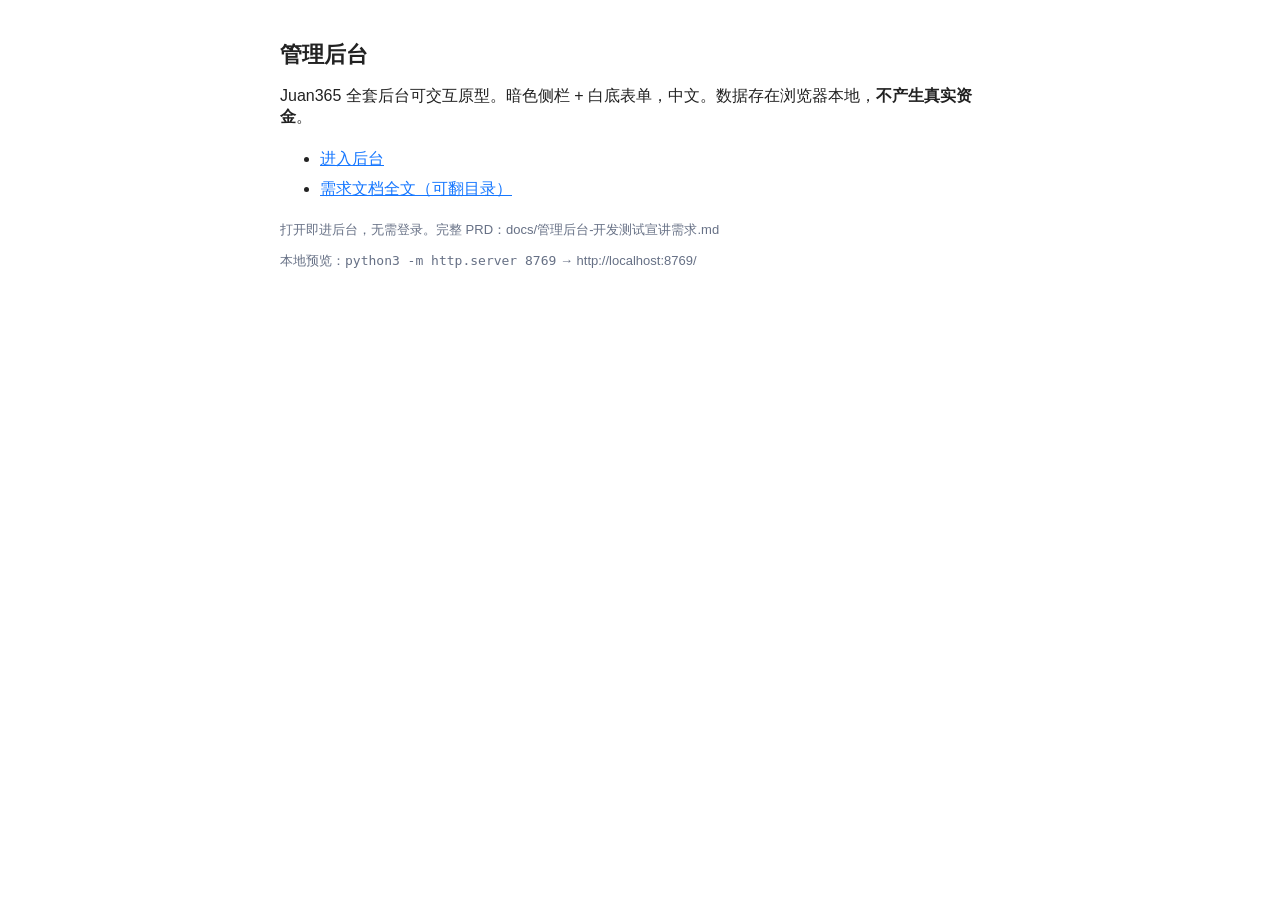
<file: index.html>
<!DOCTYPE html>
<html lang="zh-CN">
<head>
  <meta charset="UTF-8">
  <title>管理后台 · Juan365</title>
  <style>
    body { font-family: "PingFang SC", sans-serif; max-width: 720px; margin: 40px auto; padding: 0 16px; color: #222; }
    a { color: #1677ff; }
    h1 { font-size: 22px; }
    ul { line-height: 1.9; }
    .muted { color: #667085; font-size: 13px; }
  </style>
</head>
<body>
  <h1>管理后台</h1>
  <p>Juan365 全套后台可交互原型。暗色侧栏 + 白底表单，中文。数据存在浏览器本地，<strong>不产生真实资金</strong>。</p>
  <ul>
    <li><a href="admin/index.html#/dashboard">进入后台</a></li>
    <li><a href="docs/full.html">需求文档全文（可翻目录）</a></li>
  </ul>
  <p class="muted">打开即进后台，无需登录。完整 PRD：docs/管理后台-开发测试宣讲需求.md</p>
  <p class="muted">本地预览：<code>python3 -m http.server 8769</code> → http://localhost:8769/</p>
</body>
</html>
</file>
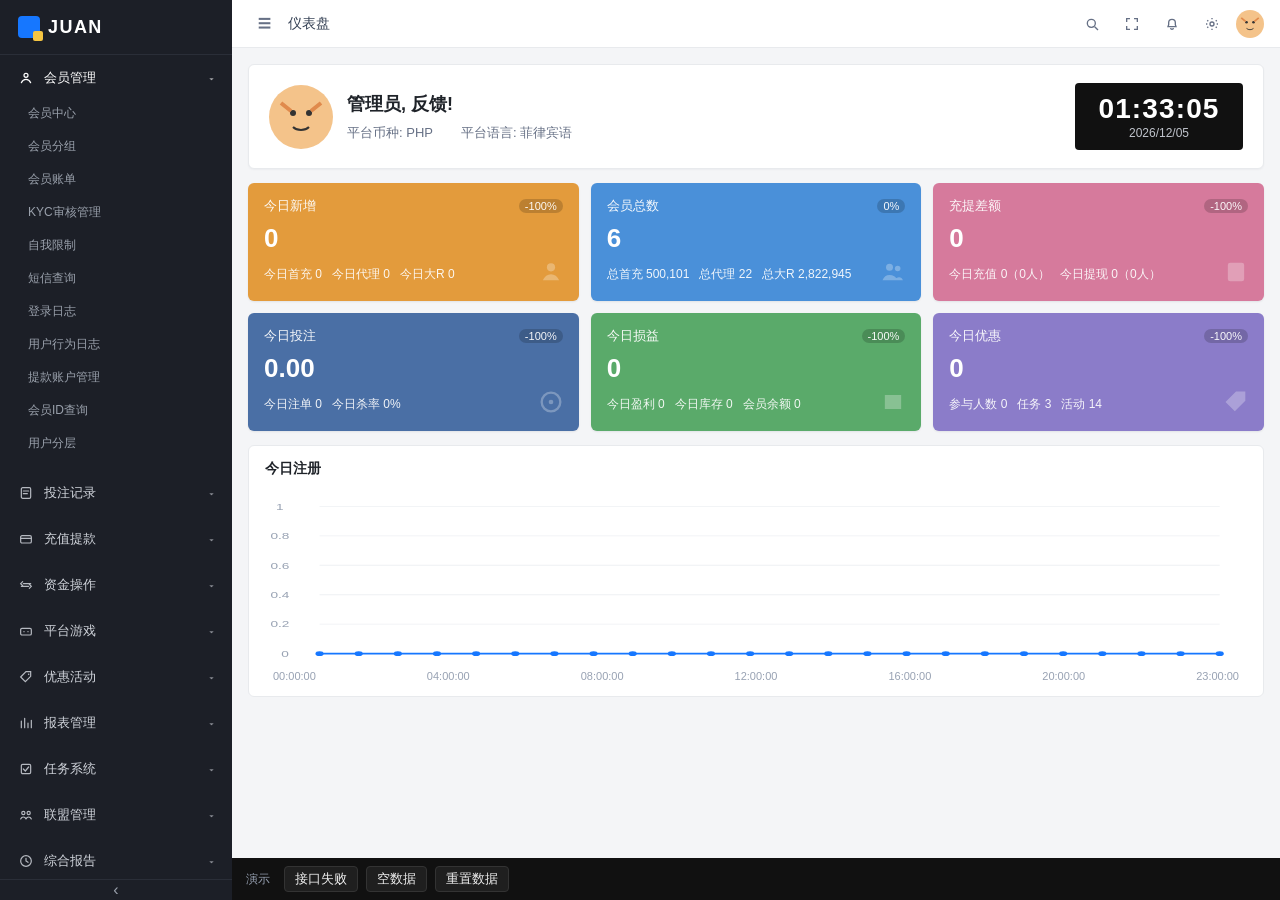
<file: admin/index.html>
<!DOCTYPE html>
<html lang="zh-CN">
<head>
  <meta charset="UTF-8">
  <meta name="viewport" content="width=device-width, initial-scale=1.0">
  <title>管理后台 — Juan365</title>
  <link rel="stylesheet" href="css/admin.css?v=20261105c">
</head>
<body>
  <div class="layout">
    <aside class="sidebar" id="sidebar"></aside>
    <div class="main">
      <div class="top-header" id="header"></div>
      <div class="page" id="page"></div>
    </div>
  </div>

  <div class="overlay" id="overlay">
    <aside class="drawer" role="dialog">
      <div class="drawer-head">
        <span id="drawerTitle">编辑</span>
        <button class="x" type="button" id="btnClose" aria-label="关闭">×</button>
      </div>
      <div class="drawer-body" id="drawerBody"></div>
      <div class="drawer-foot">
        <button class="btn btn-secondary" type="button" id="btnCancel">取消</button>
        <button class="btn btn-primary" type="button" id="btnOk">确定</button>
      </div>
    </aside>
  </div>

  <div class="submodal" id="confirmModal">
    <div class="subcard confirm-card">
      <h3>提示</h3>
      <p id="confirmText">确定？</p>
      <div class="sub-actions">
        <button class="btn btn-secondary" type="button" data-close="confirmModal">取消</button>
        <button class="btn btn-primary" type="button" id="confirmOk">确定</button>
      </div>
    </div>
  </div>

  <div class="toast" id="toast"></div>
  <div class="demo-bar" id="demoBar"></div>

  <script src="js/store.js?v=20261106f"></script>
  <script src="js/shell.js?v=20260907b"></script>
  <script src="js/catalog.js?v=20260907b"></script>
  <script src="js/pages.js?v=20261106f"></script>
  <script src="js/app.js?v=20260907b"></script>
</body>
</html>
</file>
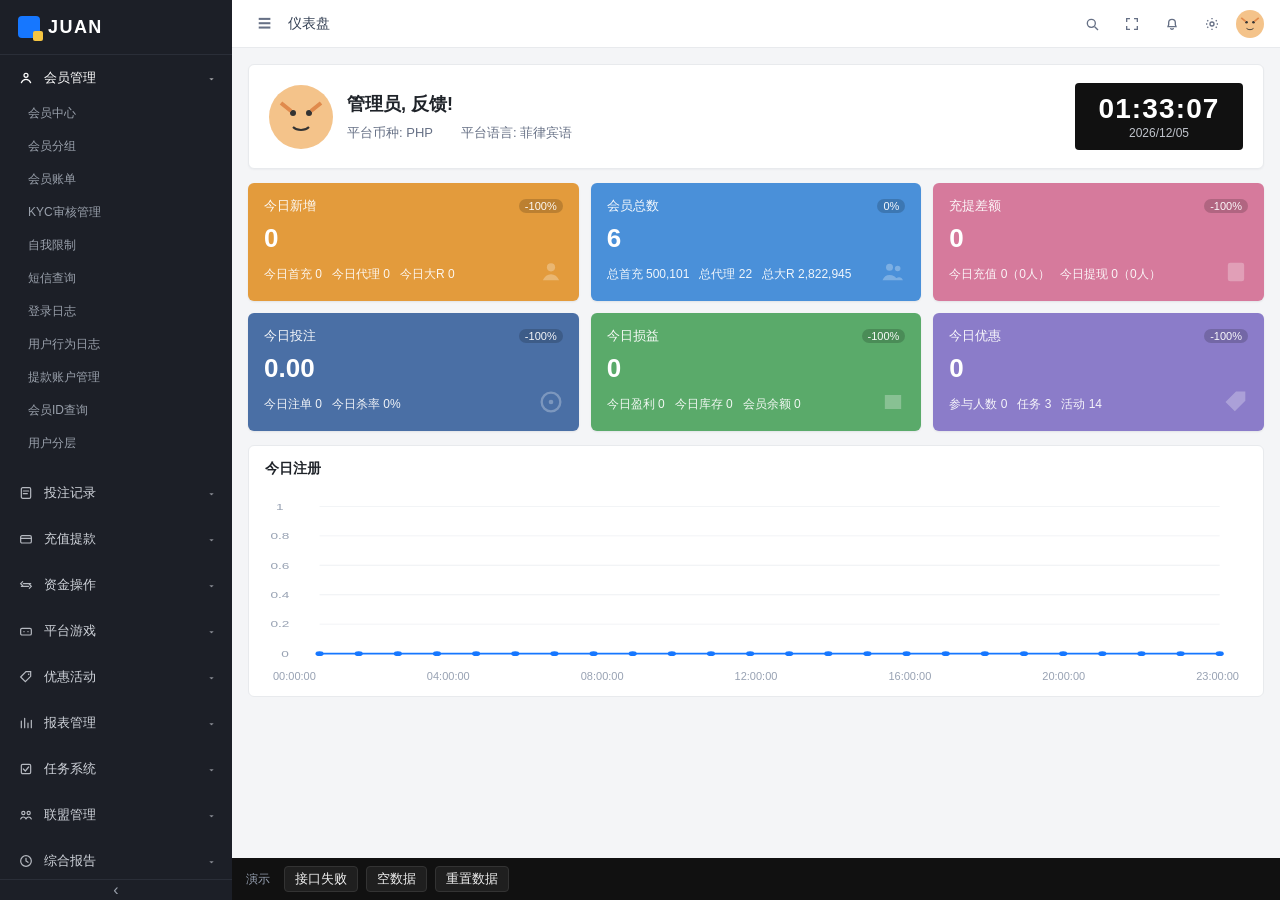
<file: admin/login.html>
<!DOCTYPE html>
<html lang="zh-CN">
<head>
  <meta charset="UTF-8">
  <meta name="viewport" content="width=device-width, initial-scale=1.0">
  <title>跳转后台</title>
  <script>
    location.replace('index.html#/dashboard');
  </script>
</head>
<body>
  <p><a href="index.html#/dashboard">打开管理后台</a></p>
</body>
</html>
</file>
<file: admin/css/admin.css>
:root {
  --side: #1c1f27;
  --side-2: #15171d;
  --side-hover: #2a2e38;
  --side-on: #111318;
  --line: #e8eaed;
  --bg: #f4f5f7;
  --card: #fff;
  --text: #1f2329;
  --muted: #8a9099;
  --red: #e23c3c;
  --black: #1a1a1a;
  --star: #e23c3c;
  --shadow: 0 8px 28px rgba(16, 24, 40, 0.18);
  --font: "PingFang SC", "Hiragino Sans GB", "Microsoft YaHei", sans-serif;
}

* { box-sizing: border-box; }
html, body { margin: 0; height: 100%; }
body {
  font-family: var(--font);
  color: var(--text);
  background: var(--bg);
  font-size: 13px;
}

a { color: inherit; text-decoration: none; }
button, input, select { font-family: inherit; }

.layout {
  display: grid;
  grid-template-columns: 232px 1fr;
  min-height: 100%;
}

.sidebar {
  background: var(--side);
  color: #c9cdd3;
  padding: 0;
  height: 100vh;
  overflow: auto;
}
.logo {
  display: flex;
  align-items: center;
  gap: 8px;
  padding: 16px 18px;
  color: #fff;
  font-weight: 800;
  letter-spacing: 0.08em;
  border-bottom: 1px solid #2a2e38;
  font-size: 18px;
}
.logo-mark {
  width: 22px;
  height: 22px;
  border-radius: 4px;
  background: #1677ff;
  display: inline-block;
  position: relative;
}
.logo-mark::after {
  content: "";
  position: absolute;
  right: -3px;
  bottom: -3px;
  width: 10px;
  height: 10px;
  background: #f5c542;
  border-radius: 2px;
}
.side-group { padding: 4px 0; }
.side-item .side-ico {
  width: 8px;
  height: 8px;
  border: 1px solid #667085;
  margin-right: 8px;
  flex-shrink: 0;
}
.side-item {
  display: flex;
  align-items: center;
  justify-content: flex-start;
  gap: 0;
  padding: 10px 18px;
  color: #d0d4db;
  cursor: pointer;
}
.side-item .caret { margin-left: auto; font-size: 10px; opacity: 0.6; }
.side-sub { padding: 0 0 6px; }
.side-sub a, .side-sub span {
  display: block;
  padding: 8px 18px 8px 28px;
  color: #9aa1ac;
  font-size: 12px;
}
.side-sub a:hover { background: var(--side-hover); color: #fff; }
.side-sub .on {
  background: var(--side-on);
  color: #fff;
  border-right: 3px solid #fff;
}

.main { min-width: 0; }
.topbar {
  background: #fff;
  border-bottom: 1px solid var(--line);
  padding: 12px 20px;
  color: var(--muted);
  font-size: 12px;
}
.page { padding: 12px 16px 56px; }
.page h1 { margin: 0 0 14px; font-size: 20px; font-weight: 700; }

.filters {
  display: flex;
  flex-wrap: wrap;
  gap: 10px;
  margin-bottom: 12px;
}
.filters select, .filters input {
  height: 32px;
  border: 1px solid #d9dce1;
  border-radius: 4px;
  padding: 0 10px;
  background: #fff;
  min-width: 140px;
  color: var(--text);
}

.toolbar { display: flex; gap: 8px; margin-bottom: 12px; }
.btn {
  height: 32px;
  padding: 0 16px;
  border: 0;
  border-radius: 2px;
  cursor: pointer;
  font-size: 14px;
}
.btn-black { background: #111; color: #fff; }
.btn-black:hover { background: #000; }
.btn:disabled { opacity: .55; pointer-events: none; }
.btn-red { background: #fff; color: var(--red); border: 1px solid var(--red); }
.btn-ghost { background: #fff; border: 1px solid #d9dce1; color: var(--text); }
.btn-link { background: none; border: 0; color: #1677ff; cursor: pointer; padding: 0 6px; }

.table-wrap {
  background: #fff;
  border: 1px solid var(--line);
  border-radius: 6px;
  overflow: auto;
}
table { width: 100%; border-collapse: collapse; }
th, td {
  padding: 9px 12px;
  border-bottom: 1px solid #e5e6eb;
  text-align: center;
  white-space: nowrap;
  font-size: 14px;
  color: #1d2129;
  height: 40px;
}
th { background: #f2f3f5; color: #1d2129; font-weight: 500; }
.thumb {
  width: 48px;
  height: 32px;
  border-radius: 4px;
  background: #eee;
  display: inline-block;
  object-fit: cover;
}
.thumb.ph { background: linear-gradient(135deg, #ffe0b2, #ffcc80); }

.overlay {
  position: fixed;
  inset: 0;
  background: rgba(29, 33, 41, 0.6);
  display: none;
  z-index: 1000;
}
.overlay.open { display: block; }
.overlay.as-modal.open {
  display: flex;
  align-items: center;
  justify-content: center;
}

.drawer {
  position: absolute;
  top: 0;
  right: 0;
  width: 600px;
  max-width: 100%;
  height: 100%;
  background: #fff;
  box-shadow: -6px 0 16px rgba(0, 0, 0, 0.08);
  display: flex;
  flex-direction: column;
}
.drawer.wide { width: min(50vw, 920px); min-width: min(720px, 100%); }
.overlay.as-modal .drawer {
  position: relative;
  top: auto;
  right: auto;
  width: 800px;
  max-width: 92vw;
  height: auto;
  max-height: 80vh;
  border-radius: 4px;
  box-shadow: 0 8px 20px rgba(0, 0, 0, 0.12);
}
.overlay.as-modal .drawer.wide { width: min(1000px, 94vw); }
.drawer-head {
  display: flex;
  align-items: center;
  justify-content: space-between;
  height: 48px;
  padding: 0 16px;
  border-bottom: 1px solid #e5e6eb;
  font-size: 16px;
  font-weight: 500;
  color: #1d2129;
  flex-shrink: 0;
}
.drawer-head .x {
  width: 32px;
  height: 32px;
  border: 0;
  background: none;
  font-size: 16px;
  line-height: 32px;
  cursor: pointer;
  color: #86909c;
}
.drawer-head .x:hover { color: #1d2129; }
.drawer-body {
  flex: 1;
  overflow: auto;
  padding: 20px 16px;
  background: #fff;
}
.drawer-foot {
  display: flex;
  justify-content: flex-end;
  gap: 8px;
  padding: 16px;
  border-top: 1px solid #e5e6eb;
  flex-shrink: 0;
  background: #fff;
}

.field { margin-bottom: 14px; }
.field label {
  display: block;
  margin-bottom: 6px;
  color: #4e5969;
}
.req::before { content: "* "; color: #f53f3f; }
.field input[type="text"],
.field input[type="number"],
.field input[type="datetime-local"],
.field select,
.field textarea {
  width: 100%;
  height: 32px;
  border: 1px solid #e5e6eb;
  border-radius: 2px;
  padding: 0 12px;
  font-size: 14px;
}
.field input:focus,
.field select:focus,
.field textarea:focus {
  outline: none;
  border-color: #165dff;
  box-shadow: 0 0 0 2px rgba(22, 93, 255, 0.1);
}

.arco-form .form-item {
  display: flex;
  align-items: flex-start;
  margin-bottom: 20px;
}
.arco-form .form-item label {
  width: 112px;
  flex-shrink: 0;
  text-align: right;
  padding: 5px 12px 0 0;
  color: #4e5969;
  font-size: 14px;
  line-height: 22px;
}
.arco-form .form-item .ctrl { flex: 1; min-width: 0; }
.arco-form .form-item input,
.arco-form .form-item select,
.arco-form .form-item textarea,
.arco-form .form-item input[type="datetime-local"] {
  width: 100%;
  height: 32px;
  border: 1px solid #e5e6eb;
  border-radius: 2px;
  padding: 0 12px;
  font-size: 14px;
  background: #fff;
}
.arco-form .form-item textarea { height: 72px; padding: 6px 12px; resize: vertical; }
.arco-form .form-item input:focus,
.arco-form .form-item select:focus,
.arco-form .form-item textarea:focus {
  outline: none;
  border-color: #165dff;
  box-shadow: 0 0 0 2px rgba(22, 93, 255, 0.1);
}
.arco-form .form-item input:disabled,
.arco-form .form-item input[readonly],
.arco-form .form-item select:disabled {
  background: #f7f8fa;
  color: #1d2129;
}
.arco-form .extra { color: #86909c; font-size: 12px; margin-top: 4px; line-height: 1.5; }

.arco-desc {
  display: grid;
  grid-template-columns: 1fr 1fr;
  border-top: 1px solid #e5e6eb;
  border-left: 1px solid #e5e6eb;
}
.arco-desc .cell {
  display: flex;
  min-height: 40px;
  border-right: 1px solid #e5e6eb;
  border-bottom: 1px solid #e5e6eb;
}
.arco-desc .cell.span2 { grid-column: 1 / -1; }
.arco-desc .cell span {
  width: 132px;
  flex-shrink: 0;
  background: #f7f8fa;
  color: #4e5969;
  padding: 8px 12px;
  border-right: 1px solid #e5e6eb;
  display: flex;
  align-items: center;
  font-size: 14px;
  line-height: 1.4;
  word-break: break-word;
  white-space: normal;
}
.arco-desc .cell b {
  flex: 1;
  font-weight: 400;
  padding: 8px 12px;
  color: #1d2129;
  word-break: break-all;
  display: flex;
  align-items: center;
}

.drawer .table-wrap {
  border: 1px solid #e5e6eb;
  border-radius: 0;
}
.drawer .list-table { min-width: 100%; }
.drawer .arco-search {
  display: flex;
  align-items: center;
  gap: 12px;
  margin-bottom: 16px;
}
.drawer .arco-search label {
  color: #4e5969;
  font-size: 14px;
  white-space: nowrap;
}
.drawer .arco-search input {
  width: 220px;
  height: 32px;
  border: 1px solid #e5e6eb;
  border-radius: 2px;
  padding: 0 12px;
}
.hint { font-size: 12px; color: var(--muted); margin-top: 6px; }
.count { float: right; color: var(--muted); font-size: 12px; font-weight: 400; }
.inline { display: flex; align-items: center; gap: 8px; }
.inline input { flex: 1; }
.unit { color: #555; }

.section {
  margin: 18px 0 10px;
  padding-top: 8px;
  font-weight: 700;
  font-size: 14px;
}
.section small { font-weight: 500; color: #666; margin-left: 8px; }

.upload {
  width: 120px;
  height: 88px;
  border: 1px dashed #cfd3d8;
  border-radius: 6px;
  display: flex;
  flex-direction: column;
  align-items: center;
  justify-content: center;
  color: #888;
  background: #fafafa;
  cursor: pointer;
  font-size: 12px;
}
.upload .plus { font-size: 22px; line-height: 1; color: #bbb; }
.uploads { display: flex; gap: 16px; flex-wrap: wrap; }
.lang-row {
  display: grid;
  grid-template-columns: 72px 1fr auto;
  gap: 10px;
  align-items: start;
  margin-bottom: 10px;
}
.lang-row b { padding-top: 8px; }
.group-tag { font-size: 12px; color: #888; margin-top: 6px; }

.stepper {
  display: inline-flex;
  border: 1px solid #d9dce1;
  border-radius: 4px;
  overflow: hidden;
  height: 32px;
}
.stepper button {
  width: 32px;
  border: 0;
  background: #f7f7f7;
  cursor: pointer;
}
.stepper input {
  width: 56px;
  border: 0;
  text-align: center;
  height: 32px;
}

.mini-table { width: 100%; background: #fff; border: 1px solid var(--line); }
.mini-table th { background: #fafafa; }
.empty {
  text-align: center;
  color: #bbb;
  padding: 28px 8px;
}
.empty .ico { font-size: 36px; display: block; margin-bottom: 6px; }

.vip-grid { width: 100%; }
.radio { display: flex; gap: 18px; margin: 8px 0 12px; }
.radio label { display: flex; align-items: center; gap: 6px; font-weight: 500; }

.rank-cfg { margin-top: 8px; }
.rank-cfg-head, .rank-line {
  display: grid;
  grid-template-columns: 1fr 180px 148px;
  gap: 10px;
  align-items: center;
  margin-bottom: 10px;
}
.rank-cfg-head { color: #667085; font-size: 12px; }
.rank-range {
  display: flex;
  align-items: center;
  gap: 6px;
  flex-wrap: wrap;
}
.rank-ops { display: flex; gap: 8px; justify-content: flex-end; }
.subcard.prize-card { width: min(520px, 94%); }
.subcard h3.center { text-align: center; position: relative; }
.subcard h3.center .x {
  position: absolute;
  right: 0;
  top: -4px;
  border: 0;
  background: none;
  font-size: 18px;
  cursor: pointer;
  color: #888;
}
.form-row {
  display: grid;
  grid-template-columns: 110px 1fr;
  gap: 10px;
  align-items: center;
  margin-bottom: 12px;
}
.form-row label { margin: 0; }

.submodal {
  position: absolute;
  inset: 0;
  background: rgba(29, 33, 41, 0.6);
  display: none;
  align-items: center;
  justify-content: center;
  z-index: 5;
}
.submodal.open { display: flex; }
.subcard {
  width: min(428px, 92%);
  background: #fff;
  border-radius: 4px;
  padding: 20px 24px 16px;
  box-shadow: 0 8px 20px rgba(0, 0, 0, 0.12);
}
.subcard h3 { margin: 0 0 8px; font-size: 16px; font-weight: 500; color: #1d2129; }
.sub-actions { display: flex; justify-content: flex-end; gap: 8px; margin-top: 20px; }

.toast {
  position: fixed;
  top: 18px;
  left: 50%;
  transform: translateX(-50%);
  background: #111;
  color: #fff;
  padding: 8px 16px;
  border-radius: 6px;
  display: none;
  z-index: 40;
}
.toast.show { display: block; }

.times { display: none; gap: 8px; margin-bottom: 10px; }
.times.show { display: flex; }
.times input { height: 32px; }
.games { display: flex; flex-wrap: wrap; gap: 8px; }
.games label {
  display: flex;
  gap: 6px;
  align-items: center;
  border: 1px solid #eee;
  padding: 6px 10px;
  border-radius: 4px;
}

.toast.err { background: #c0352b; }
.badge {
  display: inline-block;
  padding: 2px 8px;
  border-radius: 10px;
  font-size: 11px;
  background: #f2f4f7;
  color: #475467;
}
.badge.on { background: #e8f7ee; color: #17663a; }
.badge.wait { background: #fff6e5; color: #9a6700; }
.tag {
  display: inline-block;
  padding: 1px 7px;
  border-radius: 4px;
  background: #eef2ff;
  color: #3d4db7;
  font-size: 11px;
}
.upload.done { border-style: solid; border-color: #b7eb8f; background: #f6ffed; color: #389e0d; }
.type-panel { display: none; }
.type-panel.show { display: block; }
.alert {
  background: #fff2f0;
  border: 1px solid #ffccc7;
  color: #a8071a;
  padding: 8px 12px;
  border-radius: 6px;
  margin-bottom: 12px;
  font-size: 12px;
  display: none;
  white-space: pre-wrap;
}
.alert.show { display: block; }
.logic {
  background: #f8fafc;
  border: 1px solid #e8eaed;
  border-radius: 6px;
  padding: 10px 12px;
  font-size: 12px;
  color: #344054;
  white-space: pre-wrap;
  line-height: 1.55;
  margin-top: 8px;
}
.slot-list { display: flex; flex-direction: column; gap: 8px; margin: 8px 0 12px; }
.slot-line {
  display: flex;
  align-items: center;
  gap: 8px;
}
.slot-line input[type="time"] { height: 32px; border: 1px solid #d9dce1; border-radius: 4px; }
.pager {
  display: flex;
  justify-content: flex-end;
  gap: 6px;
  padding: 10px 12px;
  color: #667085;
  font-size: 12px;
}
.tabs {
  display: flex;
  gap: 0;
  border-bottom: 1px solid var(--line);
  margin: 8px 0 14px;
}
.tabs button {
  height: 34px;
  padding: 0 16px;
  border: 0;
  background: none;
  cursor: pointer;
  color: #667085;
  border-bottom: 2px solid transparent;
}
.tabs button.on { color: #111; border-bottom-color: #111; font-weight: 600; }
.note {
  font-size: 12px;
  color: #667085;
  background: #fafafa;
  border: 1px dashed #e5e7eb;
  padding: 10px 12px;
  border-radius: 6px;
}
.confirm-card { width: min(428px, 92%); text-align: left; }
.confirm-card p { color: #4e5969; font-size: 14px; margin: 0; line-height: 1.6; }
.tag-list { display: flex; flex-wrap: wrap; gap: 8px; margin: 10px 0; }
.tag-chip {
  display: flex;
  align-items: center;
  gap: 6px;
  border: 1px solid #eee;
  padding: 4px 8px;
  border-radius: 4px;
}
.section-head {
  display: flex;
  align-items: center;
  justify-content: space-between;
  gap: 8px;
}
.mini-table input[type="number"] {
  width: 100%;
  height: 30px;
  border: 1px solid #d9dce1;
  border-radius: 4px;
  padding: 0 8px;
}
.drawer-sub { margin: 0 0 12px; font-size: 14px; font-weight: 500; color: #1d2129; }
.page-tip {
  color: #667085;
  font-size: 12px;
  margin: -8px 0 14px;
}
.rank-row {
  display: flex;
  flex-wrap: wrap;
  align-items: center;
  gap: 12px;
  margin-top: 8px;
}
body > .submodal {
  position: fixed;
  z-index: 50;
}

.crumb-tabs {
  background: #fff;
  border-bottom: 1px solid var(--line);
  padding: 0 16px;
  display: flex;
  gap: 4px;
  height: 40px;
  align-items: flex-end;
}
.crumb-tab {
  height: 32px;
  padding: 0 14px;
  display: inline-flex;
  align-items: center;
  gap: 8px;
  color: #667085;
  font-size: 13px;
  border-radius: 4px 4px 0 0;
}
.crumb-tab.on {
  background: var(--bg);
  color: #111;
  font-weight: 600;
}
.crumb-tab i { font-style: normal; color: #98a2b3; cursor: default; }

.list-page { padding: 0 0 8px; }
.filter-card {
  background: #fff;
  border-radius: 4px;
  padding: 16px 16px 4px;
  margin-bottom: 12px;
  box-shadow: 0 1px 2px rgba(0,0,0,0.03);
}
.filter-grid {
  display: grid;
  grid-template-columns: repeat(4, minmax(0, 1fr));
  column-gap: 12px;
  row-gap: 12px;
}
.fg {
  display: flex;
  flex-direction: row;
  align-items: center;
  gap: 8px;
  min-width: 0;
  font-size: 14px;
  color: #1d2129;
}
.fg > span {
  width: 112px;
  flex-shrink: 0;
  text-align: right;
  line-height: 1.3;
  color: #1d2129;
  font-size: 14px;
}
.fg input[type="text"],
.fg input[type="number"],
.fg input[type="time"],
.fg select {
  flex: 1;
  min-width: 0;
  height: 32px;
  border: 1px solid #c9cdd4;
  border-radius: 2px;
  padding: 0 12px;
  background: #fff;
  color: #1d2129;
  font-size: 14px;
  outline: none;
}
.fg select {
  appearance: none;
  background-image: url("data:image/svg+xml,%3Csvg xmlns='http://www.w3.org/2000/svg' width='12' height='12' viewBox='0 0 12 12'%3E%3Cpath fill='%234e5969' d='M2.5 4.5L6 8l3.5-3.5'/%3E%3C/svg%3E");
  background-repeat: no-repeat;
  background-position: right 8px center;
  padding-right: 28px;
}
.fg input:hover, .fg select:hover { border-color: #86909c; }
.fg input:focus, .fg select:focus { border-color: #165dff; box-shadow: 0 0 0 2px rgba(22,93,255,0.12); }
.fg-wide { grid-column: span 2; }
.date-range {
  flex: 1;
  min-width: 0;
  display: flex;
  align-items: center;
  height: 32px;
  border: 1px solid #c9cdd4;
  border-radius: 2px;
  background: #fff;
  padding: 0 8px;
}
.date-range:hover { border-color: #86909c; }
.date-range .dash { color: #86909c; padding: 0 4px; flex-shrink: 0; }
.date-range input {
  flex: 1;
  min-width: 0;
  height: 30px;
  border: 0 !important;
  box-shadow: none !important;
  padding: 0 4px;
  background: transparent;
  font-size: 13px;
}
.filter-actions {
  display: flex;
  justify-content: center;
  gap: 12px;
  margin: 16px 0 12px;
}
.btn-primary {
  background: #165dff;
  color: #fff;
  height: 32px;
  padding: 0 16px;
  border-radius: 2px;
  border: 0;
}
.btn-primary:hover { background: #4080ff; }
.btn-secondary {
  background: #fff;
  color: #1d2129;
  height: 32px;
  padding: 0 16px;
  border-radius: 2px;
  border: 1px solid #e5e6eb;
}
.btn-secondary:hover { background: #f7f8fa; border-color: #c9cdd4; }
.table-bar {
  display: flex;
  align-items: center;
  justify-content: space-between;
  margin-bottom: 8px;
}
.toolbar-left { display: flex; gap: 8px; }
.table-tools { display: flex; gap: 10px; color: #98a2b3; font-size: 14px; }
.btn-danger { background: #e23c3c; color: #fff; }
.btn-danger:hover { background: #c0352b; }

.list-table { min-width: 1280px; }
.list-table thead th { position: sticky; top: 0; z-index: 2; background: #f2f3f5; }
.list-table tbody td { background: #fff; }
.td-acc { min-width: 140px; }
.acc-link { text-decoration: underline; font-size: 14px; }
.col-check { width: 36px; text-align: center; }
.col-check input { cursor: pointer; }
.sticky-l { position: sticky; left: 0; z-index: 3; box-shadow: 4px 0 8px rgba(16,24,40,0.04); }
.sticky-r { position: sticky; right: 0; z-index: 3; box-shadow: -4px 0 8px rgba(16,24,40,0.04); }
.col-ops { min-width: 132px; background: #fff; }
.td-title { max-width: 180px; overflow: hidden; text-overflow: ellipsis; }
.th-sort { cursor: pointer; }
.th-sort::after { content: " ↕"; color: #c0c4cc; font-size: 10px; }

.switch {
  width: 40px;
  height: 22px;
  border: 0;
  border-radius: 11px;
  background: #d0d5dd;
  position: relative;
  cursor: pointer;
  padding: 0;
  vertical-align: middle;
}
.switch i {
  position: absolute;
  top: 2px;
  left: 2px;
  width: 18px;
  height: 18px;
  border-radius: 50%;
  background: #fff;
  transition: left 0.15s;
}
.switch.on { background: #1677ff; }
.switch.on i { left: 20px; }
.dash-cell { color: #98a2b3; }

.op-link {
  background: none;
  border: 0;
  color: #344054;
  cursor: pointer;
  padding: 0 6px 0 0;
  font-size: 12px;
}
.op-link.danger { color: #e23c3c; }
.op-link.danger:hover { color: #c0352b; }
.cat-dl { padding: 4px 0 8px; }
.cat-dl .md-row b { font-weight: 600; text-align: right; word-break: break-all; }
.op-link:hover { color: #1677ff; }

.list-step { height: 28px; }
.list-step input { width: 48px; height: 28px; }
.list-step button { width: 28px; height: 28px; }

.thumb.t0 { background: linear-gradient(135deg, #ffd54f, #ff9800); }
.thumb.t1 { background: linear-gradient(135deg, #ef9a9a, #e53935); }
.thumb.t2 { background: linear-gradient(135deg, #ffe082, #fb8c00); }
.thumb.t3 { background: linear-gradient(135deg, #a5d6a7, #43a047); }
.thumb.t4 { background: linear-gradient(135deg, #90caf9, #1e88e5); }
.thumb.t5 { background: linear-gradient(135deg, #ce93d8, #8e24aa); }
.thumb.t6 { background: linear-gradient(135deg, #ffcc80, #f4511e); }
.thumb.off { opacity: 0.25; }
.act-ico {
  width: 40px;
  height: 40px;
  display: inline-flex;
  align-items: center;
  justify-content: center;
  color: #fff;
  font-size: 14px;
  font-weight: 600;
  vertical-align: middle;
}
.muted { color: #86909c; }
.overlay.tag-modal .drawer { width: 520px; max-width: 92vw; }
.overlay.tag-modal #btnOk { background: #111; color: #fff; }
.overlay.tag-modal #btnOk:hover { background: #000; }
.tag-mgr { min-height: 120px; }
.tag-grid {
  display: grid;
  grid-template-columns: 1fr 1fr;
  gap: 12px 16px;
}
.tag-pill {
  display: flex;
  align-items: center;
  justify-content: space-between;
  gap: 8px;
  min-height: 36px;
  padding: 0 12px;
  background: #f2f3f5;
  border-radius: 4px;
  color: #1d2129;
  font-size: 14px;
}
.tag-pill.edit { padding: 0 8px; background: #fff; border: 1px solid #c9cdd4; }
.tag-pill-name {
  flex: 1;
  min-width: 0;
  border: 0;
  background: none;
  text-align: left;
  padding: 0;
  font-size: 14px;
  color: #1d2129;
  cursor: text;
}
.tag-pill-x {
  width: 18px;
  height: 18px;
  border: 0;
  background: none;
  color: #86909c;
  font-size: 14px;
  line-height: 18px;
  cursor: pointer;
  flex-shrink: 0;
}
.tag-pill-x:hover { color: #1d2129; }
.tag-pill.edit input {
  width: 100%;
  height: 32px;
  border: 0;
  outline: none;
  font-size: 14px;
  background: transparent;
}
.tag-add {
  display: block;
  margin-top: 16px;
  width: 100%;
  height: 36px;
  border: 1px dashed #c9cdd4;
  background: #fff;
  color: #1d2129;
  border-radius: 4px;
  font-size: 14px;
  cursor: pointer;
}
.tag-add:hover { border-color: #86909c; color: #000; }

.overlay.act-form #btnOk { background: #111; color: #fff; }
.overlay.act-form #btnOk:hover { background: #000; }
.act-form-page .input-count { position: relative; }
.act-form-page .input-count input { padding-right: 52px; }
.act-form-page .input-count span {
  position: absolute;
  right: 10px;
  top: 50%;
  transform: translateY(-50%);
  color: #86909c;
  font-size: 12px;
  pointer-events: none;
}
.act-type-box {
  min-height: 280px;
  border: 1px solid #e5e6eb;
  border-radius: 4px;
  display: flex;
  align-items: center;
  justify-content: center;
  background: #fff;
}
.act-type-box.has-type {
  display: block;
  padding: 16px 8px 0;
  min-height: 0;
}
.act-form-page.is-pet-nest .form-item:not(:has(#aType)) { display: none; }
.act-form-page.is-pet-nest #aHeadExtra,
.act-form-page.is-pet-nest #aTypeBox { display: none !important; }
.act-type-empty { color: #86909c; font-size: 14px; }
.act-card {
  border: 1px solid #e5e6eb;
  border-radius: 4px;
  padding: 16px 16px 8px;
  margin-bottom: 12px;
  background: #fff;
}
.act-card .act-type-box,
.act-card.act-type-box { margin: 0; border: 0; padding: 0; min-height: 200px; }
.act-card.act-type-box.has-type { min-height: 0; padding: 8px 0 0; }
.act-cfg-form .form-item { align-items: center; }
.act-cfg-form .form-item > label {
  width: 220px;
  white-space: normal;
  line-height: 1.4;
  padding-top: 0;
}
.act-rank-form .radio-line { flex-wrap: wrap; height: auto; min-height: 32px; }
.act-rank-form .radio-line label {
  width: auto;
  flex: 0 0 auto;
  white-space: nowrap;
  text-align: left;
  padding: 0;
}
.act-cfg-form .act-cfg-step input { width: 88px; }
.act-q {
  display: inline-flex;
  width: 14px;
  height: 14px;
  border-radius: 50%;
  border: 1px solid #86909c;
  color: #86909c;
  font-size: 10px;
  align-items: center;
  justify-content: center;
  font-style: normal;
  cursor: help;
  margin-left: 4px;
  vertical-align: 1px;
}
.act-sec { font-size: 14px; font-weight: 500; margin: 8px 0 10px 8px; color: #1d2129; }
.act-vip-table { width: 100%; border-collapse: collapse; margin: 0 0 16px; }
.act-vip-table th, .act-vip-table td { border: 1px solid #e5e6eb; padding: 8px 12px; text-align: center; }
.act-vip-table th { background: #f7f8fa; font-weight: 500; }
.act-pct { display: inline-flex; align-items: center; gap: 6px; }
.act-pct input {
  width: 88px;
  height: 32px;
  border: 1px solid #e5e6eb;
  border-radius: 2px;
  text-align: right;
  padding: 0 8px;
}
.act-pct em { font-style: normal; color: #86909c; }
.act-days { display: flex; flex-wrap: wrap; gap: 10px 16px; padding-top: 4px; }
.act-day { display: inline-flex; align-items: center; gap: 6px; font-size: 14px; color: #1d2129; }
.act-game-btn {
  width: 100%;
  height: 32px;
  display: inline-flex;
  align-items: center;
  justify-content: center;
  gap: 8px;
  border-radius: 4px;
  padding: 0 16px;
  font-size: 14px;
}
.act-game-ico {
  width: 14px;
  height: 14px;
  fill: currentColor;
  flex-shrink: 0;
}
.act-game-hint { margin-top: 6px; font-size: 12px; color: #86909c; }
.act-game-panel {
  display: flex;
  flex-wrap: wrap;
  gap: 8px 16px;
  margin-top: 10px;
  padding: 10px 12px;
  border: 1px solid #e5e6eb;
  border-radius: 4px;
  background: #fafafa;
}
.act-rain-tabs {
  display: flex;
  background: #f2f3f5;
  border: 1px solid #e5e6eb;
  border-bottom: 0;
  border-radius: 4px 4px 0 0;
  margin: 8px 0 0;
}
.act-rain-tabs button {
  height: 40px;
  padding: 0 20px;
  border: 0;
  background: transparent;
  cursor: pointer;
  color: #4e5969;
}
.act-rain-tabs button.on {
  background: #fff;
  color: #1d2129;
  font-weight: 500;
  box-shadow: inset 0 2px 0 #111;
}
.act-rain-pane {
  border: 1px solid #e5e6eb;
  border-radius: 0 0 4px 4px;
  padding: 16px 12px 8px;
  margin-bottom: 16px;
}
.act-slot-item { align-items: flex-start !important; }
.act-slot-warn { color: #f53f3f; font-size: 12px; margin: 0 0 8px; line-height: 1.5; }
.act-slot-table th:last-child { position: relative; padding-right: 48px; }
.act-slot-add {
  position: absolute;
  right: 8px;
  top: 50%;
  transform: translateY(-50%);
  min-width: 28px;
  height: 24px;
  padding: 0 8px;
  line-height: 22px;
}
.act-rain-bar {
  display: flex;
  flex-wrap: wrap;
  align-items: center;
  gap: 10px 12px;
}
.act-rain-stat { font-size: 13px; color: #4e5969; }
.act-rain-stat b { font-weight: 600; color: #1d2129; }
.act-rain-vip input {
  width: 100%;
  min-width: 120px;
  height: 32px;
  border: 1px solid #e5e6eb;
  border-radius: 2px;
  padding: 0 8px;
}
.act-rain-head { align-items: flex-start !important; }
.act-tt-range { display: flex; flex-wrap: wrap; align-items: center; gap: 8px; }
.act-tt-range em { font-style: normal; color: #86909c; }
.act-tt-lead { color: #4e5969; font-size: 13px; }
.act-tt-sec { font-size: 14px; font-weight: 500; margin: 16px 0 6px 8px; color: #1d2129; }
.act-tt-note { color: #f53f3f; font-size: 12px; margin: 0 0 12px 8px; }
.act-rank-targets {
  display: flex; flex-wrap: wrap; gap: 8px 14px; max-height: 180px; overflow: auto;
  padding: 8px; border: 1px solid #e5e6eb; border-radius: 4px; margin-top: 8px;
}
.act-rank-form .form-item .act-rank-targets label.act-day {
  width: auto;
  flex: 1 1 46%;
  display: flex;
  align-items: flex-start;
  gap: 6px;
  white-space: normal;
  text-align: left;
  padding: 0;
  line-height: 1.35;
}
.act-rank-form .form-item .act-rank-targets input[type="checkbox"] {
  width: 16px;
  height: 16px;
  flex: 0 0 16px;
  margin-top: 2px;
  padding: 0;
}
.act-rank-form #aRankSearch { margin-bottom: 0; }
.act-rank-table input { width: 120px; height: 32px; padding: 0 8px; }
.act-tt-task { align-items: flex-start !important; }
.act-tt-line {
  display: flex;
  flex-wrap: wrap;
  align-items: center;
  gap: 6px 8px;
  line-height: 32px;
  color: #1d2129;
  font-size: 13px;
}
.act-tt-line input[data-cfg] { width: 88px; }
.act-tt-game-lab { margin: 10px 0 6px; font-size: 13px; color: #4e5969; }
.act-tt-more {
  margin-top: 8px;
  border: 0;
  background: none;
  color: #165dff;
  cursor: pointer;
  padding: 0;
  font-size: 13px;
}
.act-tt-detail {
  margin-top: 10px;
  padding: 10px 12px;
  border: 1px solid #e5e6eb;
  border-radius: 4px;
  background: #fafafa;
}
.act-tt-detail-type { margin-bottom: 8px; }
.act-tt-detail-type b { display: block; margin-bottom: 4px; font-size: 13px; }
.act-cfg-form textarea {
  width: 100%;
  min-height: 88px;
  border: 1px solid #e5e6eb;
  border-radius: 2px;
  padding: 8px 10px;
  resize: vertical;
}
.act-lt-sec {
  font-size: 14px;
  font-weight: 500;
  margin: 18px 0 10px;
  color: #1d2129;
}
.act-lt-sec span { font-weight: 400; color: #4e5969; margin-left: 8px; }
.act-lt-sec-row { display: flex; align-items: center; justify-content: space-between; }
.act-lt-promo {
  display: grid;
  grid-template-columns: 1fr 1fr;
  gap: 16px;
  margin-bottom: 12px;
}
.act-lt-lang label { display: block; margin-bottom: 6px; }
.act-lt-group { font-size: 12px; color: #86909c; margin-top: 4px; }
.act-lt-promo-ops { text-align: right; margin-bottom: 8px; }
.act-lt-trash { border: 0; background: none; cursor: pointer; font-size: 16px; }
.act-lt-radio { display: flex; gap: 20px; }
.act-lt-table-head { display: flex; justify-content: flex-end; align-items: center; gap: 12px; margin: 8px 0; }
.act-lt-table-head .req-lab { margin-right: auto; font-size: 14px; }
.act-lt-table-head .req-lab::before { content: '*'; color: #f53f3f; margin-right: 4px; }
.act-lt-task-table th { background: #f7f8fa; color: #1d2129; }
.act-lt-task-table td { vertical-align: middle; }
.act-lt-task-step {
  background: #f2f3f5;
  border: 0;
  border-radius: 4px;
  height: 32px;
}
.act-lt-task-step button {
  background: transparent;
  color: #4e5969;
  width: 28px;
}
.act-lt-task-step input {
  width: 40px;
  background: transparent;
  text-align: center;
  border: 0;
}
.act-lt-task-cond,
.act-lt-task-val {
  width: 100%;
  min-width: 140px;
  height: 32px;
  border: 0;
  border-radius: 4px;
  background: #f2f3f5;
  padding: 0 12px;
  color: #1d2129;
  font-size: 13px;
}
.act-lt-task-cond {
  appearance: none;
  background-image: url("data:image/svg+xml;utf8,<svg xmlns='http://www.w3.org/2000/svg' width='12' height='8' viewBox='0 0 12 8'><path fill='%234e5969' d='M1.2 1.4L6 6.2l4.8-4.8' stroke='%234e5969' stroke-width='1.2' fill='none'/></svg>");
  background-repeat: no-repeat;
  background-position: right 12px center;
  padding-right: 32px;
}
.act-lt-task-val::placeholder { color: #c0c4cc; }
.act-lt-task-table .btn-danger {
  height: 32px;
  padding: 0 16px;
  border-radius: 4px;
  white-space: nowrap;
}
.act-lt-rank {
  display: flex;
  flex-wrap: wrap;
  align-items: center;
  gap: 8px;
  margin-bottom: 10px;
}
.act-lt-rank input[data-rank-desc] { width: 160px; }
.act-rank-table { margin-bottom: 12px; }
.act-rank-table th:last-child, .act-rank-table td:last-child { text-align: right; }
.act-lt-rank-range { display: flex; align-items: center; gap: 8px; flex-wrap: nowrap; }
.act-lt-rank-ops { white-space: nowrap; }
.act-lt-rank-ops .btn { margin-left: 6px; }
.act-empty {
  padding: 28px 0;
  text-align: center;
  color: #86909c;
}
.act-empty::before { content: '🗂'; display: block; font-size: 28px; margin-bottom: 6px; }
.act-sub {
  position: fixed;
  inset: 0;
  background: rgba(29, 33, 41, .45);
  z-index: 80;
  display: flex;
  align-items: center;
  justify-content: center;
}
.act-sub[hidden] { display: none; }
.act-sub-card {
  width: min(480px, 92vw);
  background: #fff;
  border-radius: 8px;
  padding: 20px 20px 16px;
}
.act-sub-card h4 { margin: 0 0 16px; font-size: 16px; }
.act-sub-ops { display: flex; justify-content: flex-end; gap: 8px; margin-top: 16px; }
.btn.done { background: #f6ffed; color: #389e0d; border-color: #b7eb8f; }

.ant-pager {
  display: flex;
  align-items: center;
  justify-content: flex-end;
  gap: 8px;
  padding: 12px 4px 0;
  color: #667085;
  font-size: 12px;
}
.ant-pager .pg {
  min-width: 28px;
  height: 28px;
  border: 1px solid #d9dce1;
  background: #fff;
  border-radius: 4px;
  cursor: pointer;
}
.ant-pager .pg.on { border-color: #111; color: #111; font-weight: 600; }
.ant-pager select, .ant-pager input {
  height: 28px;
  border: 1px solid #d9dce1;
  border-radius: 4px;
  padding: 0 8px;
}
.ant-pager input { width: 44px; }

/* —— SPA shell —— */
.layout { min-height: 100vh; }
.sidebar { min-height: 100vh; overflow: auto; }
.side-item { cursor: pointer; user-select: none; }
.side-item:hover { background: var(--side-hover); }
.side-item.open { color: #fff; }
.side-sub { display: none; }
.side-group.open > .side-sub { display: block; }
.crumb-tab { cursor: pointer; }
.crumb-tab i { cursor: pointer; }
.crumb-tab i:hover { color: #111; }
.main { display: flex; flex-direction: column; min-height: 100vh; }
.page { flex: 1; }

.userbar {
  display: flex;
  align-items: center;
  justify-content: space-between;
  padding: 10px 18px 0;
  color: #9aa1ac;
  font-size: 12px;
}
.userbar b { color: #fff; font-weight: 600; }
.userbar .role { color: #f5c542; }
.logout {
  background: none;
  border: 0;
  color: #9aa1ac;
  cursor: pointer;
  padding: 0;
}
.logout:hover { color: #fff; }

.demo-bar {
  position: fixed;
  left: 232px;
  right: 0;
  bottom: 0;
  z-index: 30;
  background: #111;
  color: #eee;
  display: flex;
  align-items: center;
  gap: 8px;
  padding: 8px 14px;
  font-size: 12px;
}
.demo-bar span { color: #98a2b3; margin-right: 6px; }
.demo-bar button {
  height: 26px;
  padding: 0 10px;
  border: 1px solid #333;
  background: #1f1f1f;
  color: #eee;
  border-radius: 4px;
  cursor: pointer;
}
.demo-bar button.on { border-color: #f5c542; color: #f5c542; }
.page { padding-bottom: 56px; }

/* login */
.login-body { background: #0f1115; }
.login-wrap {
  min-height: 100vh;
  display: flex;
  align-items: center;
  justify-content: center;
  padding: 24px;
}
.login-card {
  width: 380px;
  background: #fff;
  border-radius: 8px;
  padding: 28px 28px 22px;
}
.login-card .logo { border: 0; padding: 0 0 18px; color: #111; justify-content: center; font-size: 22px; }
.login-card .logo span { color: #e23c3c; }
.login-card h2 { margin: 0 0 6px; font-size: 16px; text-align: center; }
.login-card p.sub { margin: 0 0 18px; text-align: center; color: #8a9099; font-size: 12px; }
.login-card label { display: block; margin: 0 0 6px; color: #667085; font-size: 12px; }
.login-card input {
  width: 100%;
  height: 36px;
  border: 1px solid #d9dce1;
  border-radius: 4px;
  padding: 0 10px;
  margin-bottom: 14px;
}
.login-card .btn { width: 100%; height: 38px; }
.login-hint {
  margin-top: 14px;
  font-size: 12px;
  color: #667085;
  background: #fafafa;
  border: 1px dashed #e5e7eb;
  padding: 10px 12px;
  border-radius: 6px;
  line-height: 1.6;
}
.login-err { color: #c0352b; font-size: 12px; min-height: 18px; margin: -6px 0 8px; }

/* dashboard */
.top-header {
  height: 48px;
  background: #fff;
  border-bottom: 1px solid var(--line);
  display: flex;
  align-items: center;
  justify-content: space-between;
  padding: 0 16px;
  position: relative;
}
.th-left, .th-right { display: flex; align-items: center; gap: 8px; }
.th-title { font-size: 14px; color: #344054; }
.th-icon {
  width: 32px;
  height: 32px;
  border: 0;
  background: none;
  color: #667085;
  cursor: pointer;
  border-radius: 4px;
  display: inline-flex;
  align-items: center;
  justify-content: center;
}
.th-icon:hover { background: #f4f5f7; color: #111; }
.th-avatar {
  width: 28px;
  height: 28px;
  border: 0;
  border-radius: 50%;
  background: #f4c38a url("data:image/svg+xml,%3Csvg xmlns='http://www.w3.org/2000/svg' viewBox='0 0 64 64'%3E%3Ccircle cx='32' cy='32' r='32' fill='%23f4c38a'/%3E%3Ccircle cx='24' cy='28' r='3' fill='%23333'/%3E%3Ccircle cx='40' cy='28' r='3' fill='%23333'/%3E%3Cpath d='M24 42c4 4 12 4 16 0' stroke='%23333' stroke-width='2' fill='none'/%3E%3Cpath d='M12 18l10 8M52 18L42 26' stroke='%23e08a4c' stroke-width='4' fill='none'/%3E%3C/svg%3E") center/cover;
  cursor: pointer;
}
.th-drop {
  display: none;
  position: absolute;
  right: 12px;
  top: 44px;
  background: #fff;
  border: 1px solid var(--line);
  border-radius: 6px;
  min-width: 140px;
  z-index: 8;
  padding: 8px;
}
.th-drop.open { display: block; }
.th-drop-name { padding: 6px 8px; color: #667085; font-size: 12px; }
.th-drop button {
  width: 100%;
  height: 32px;
  border: 0;
  background: #f4f5f7;
  cursor: pointer;
  border-radius: 4px;
}
.layout.collapsed { grid-template-columns: 64px 1fr; }
.layout.collapsed .sidebar { overflow: hidden; }
.layout.collapsed ~ .demo-bar { left: 64px; }

.dash { padding: 4px 0 24px; }
.dash-hero {
  background: #fff;
  border: 1px solid var(--line);
  border-radius: 6px;
  padding: 18px 20px;
  display: flex;
  align-items: center;
  justify-content: space-between;
  margin-bottom: 14px;
  gap: 16px;
}
.dash-admin { display: flex; align-items: center; gap: 14px; }
.cat-av {
  width: 64px;
  height: 64px;
  border-radius: 50%;
  background: #f4c38a url("data:image/svg+xml,%3Csvg xmlns='http://www.w3.org/2000/svg' viewBox='0 0 64 64'%3E%3Ccircle cx='32' cy='32' r='32' fill='%23f4c38a'/%3E%3Ccircle cx='24' cy='28' r='3' fill='%23333'/%3E%3Ccircle cx='40' cy='28' r='3' fill='%23333'/%3E%3Cpath d='M24 42c4 4 12 4 16 0' stroke='%23333' stroke-width='2' fill='none'/%3E%3Cpath d='M12 18l10 8M52 18L42 26' stroke='%23e08a4c' stroke-width='4' fill='none'/%3E%3C/svg%3E") center/cover;
  flex-shrink: 0;
}
.dash-hi { font-size: 18px; font-weight: 700; }
.dash-meta { margin-top: 8px; color: #667085; font-size: 13px; }
.dash-meta .gap { display: inline-block; width: 28px; }
.dash-clock {
  background: #111;
  color: #fff;
  min-width: 168px;
  text-align: center;
  padding: 10px 18px;
  border-radius: 4px;
}
.dash-clock b { display: block; font-size: 28px; letter-spacing: 0.04em; font-variant-numeric: tabular-nums; }
.dash-clock span { font-size: 12px; color: #c0c4cc; }

.dcard-grid {
  display: grid;
  grid-template-columns: repeat(3, 1fr);
  gap: 12px;
  margin-bottom: 14px;
}
.dcard {
  position: relative;
  border-radius: 6px;
  padding: 14px 16px 12px;
  color: #fff;
  min-height: 118px;
  overflow: hidden;
}
.dcard-top { display: flex; justify-content: space-between; align-items: center; font-size: 13px; opacity: 0.95; }
.pct {
  font-style: normal;
  font-size: 11px;
  background: rgba(0,0,0,0.18);
  padding: 1px 6px;
  border-radius: 8px;
}
.dcard-num { font-size: 26px; font-weight: 700; margin: 8px 0 10px; }
.dcard-rows { font-size: 12px; opacity: 0.92; line-height: 1.7; }
.dcard-rows span { margin-left: 10px; }
.dcard-ico {
  position: absolute;
  right: 14px;
  bottom: 12px;
  opacity: 0.28;
}
.c-orange { background: #e39b3c; }
.c-blue { background: #4a90d9; }
.c-pink { background: #d67a9c; }
.c-navy { background: #4a6fa5; }
.c-green { background: #5aaa6a; }
.c-purple { background: #8b7cc9; }
.dash-chart { padding: 16px; }
.line-svg { width: 100%; height: 180px; display: block; }
.line-x { display: flex; justify-content: space-between; color: #98a2b3; font-size: 11px; padding: 0 8px; }

.kpi-grid {
  display: grid;
  grid-template-columns: repeat(4, minmax(160px, 1fr));
  gap: 12px;
  margin-bottom: 14px;
}
.kpi {
  background: #fff;
  border: 1px solid var(--line);
  border-radius: 6px;
  padding: 14px 16px;
}
.kpi .k { color: #667085; font-size: 12px; }
.kpi .v { font-size: 22px; font-weight: 700; margin: 6px 0 4px; }
.kpi .d { font-size: 12px; color: #667085; }
.kpi .d.up { color: #17663a; }
.kpi .d.down { color: #c0352b; }
.dash-2 {
  display: grid;
  grid-template-columns: 1.4fr 1fr;
  gap: 12px;
}
.panel {
  background: #fff;
  border: 1px solid var(--line);
  border-radius: 6px;
  padding: 14px 16px;
}
.panel h3 { margin: 0 0 12px; font-size: 14px; }
.bars { display: flex; align-items: flex-end; gap: 10px; height: 140px; }
.bars i {
  flex: 1;
  background: #1677ff;
  border-radius: 3px 3px 0 0;
  display: block;
  min-height: 4px;
}
.bars span { display: block; text-align: center; color: #98a2b3; font-size: 11px; margin-top: 6px; }
.bar-col { flex: 1; display: flex; flex-direction: column; justify-content: flex-end; height: 100%; }

/* member detail */
.md-wrap { display: grid; grid-template-columns: 280px 1fr; gap: 12px; min-height: 520px; }
.md-side, .md-main {
  background: #fff;
  border: 1px solid var(--line);
  border-radius: 6px;
  padding: 16px;
}
.md-avatar {
  width: 64px;
  height: 64px;
  border-radius: 50%;
  background: #eef2ff;
  color: #3d4db7;
  display: flex;
  align-items: center;
  justify-content: center;
  font-weight: 700;
  margin: 0 auto 8px;
  font-size: 18px;
}
.md-side .acc { text-align: center; font-weight: 700; }
.md-side .lv { text-align: center; color: #667085; font-size: 12px; margin: 4px 0 12px; }
.md-row { display: flex; justify-content: space-between; gap: 8px; padding: 7px 0; border-bottom: 1px solid #f0f1f3; font-size: 12px; }
.md-row span { color: #667085; }
.md-head {
  display: flex;
  align-items: center;
  justify-content: space-between;
  margin-bottom: 8px;
}
.cur-tabs { display: flex; gap: 0; border-bottom: 1px solid var(--line); margin-bottom: 12px; overflow: auto; }
.cur-tabs button {
  height: 34px;
  padding: 0 14px;
  border: 0;
  background: none;
  cursor: pointer;
  color: #667085;
  border-bottom: 2px solid transparent;
  white-space: nowrap;
}
.cur-tabs button.on { color: #1677ff; border-bottom-color: #1677ff; font-weight: 600; }
.bal-line { display: flex; align-items: baseline; gap: 16px; flex-wrap: wrap; margin-bottom: 12px; }
.bal-line .amt { font-size: 22px; font-weight: 700; color: #ff7a00; }
.plat-grid {
  display: grid;
  grid-template-columns: repeat(3, 1fr);
  gap: 0;
  border-top: 1px solid #f0f1f3;
}
.plat-item {
  display: grid;
  grid-template-columns: 1fr auto auto auto;
  gap: 8px;
  align-items: center;
  padding: 8px 10px;
  border-bottom: 1px solid #f0f1f3;
  border-right: 1px solid #f0f1f3;
  font-size: 12px;
}
.plat-item .nm { color: #344054; }
.plat-item .bo { color: #111; font-variant-numeric: tabular-nums; }
.link-btn { background: none; border: 0; color: #1677ff; cursor: pointer; padding: 0; font-size: 12px; }
.link-btn:disabled { color: #c0c4cc; cursor: not-allowed; }
.ico-btn {
  border: 0;
  background: none;
  cursor: pointer;
  color: #667085;
  font-size: 14px;
}
.ico-btn.spin { animation: spin 0.8s linear infinite; }
@keyframes spin { to { transform: rotate(360deg); } }

.deny {
  background: #fff;
  border: 1px solid var(--line);
  border-radius: 6px;
  padding: 48px 20px;
  text-align: center;
  color: #667085;
}
.deny b { display: block; color: #111; font-size: 16px; margin-bottom: 8px; }

.amt-right { text-align: right; font-variant-numeric: tabular-nums; }
.status-ok { color: #17663a; }
.status-fail { color: #c0352b; }
.status-wait { color: #1677ff; }
.status-off { color: #98a2b3; }

.page-head {
  display: flex;
  align-items: center;
  justify-content: space-between;
  margin-bottom: 12px;
}
.page-head h1 { margin: 0; font-size: 18px; }
.page-head-back { justify-content: flex-end; }

.busy { opacity: 0.55; pointer-events: none; }

.table-card {
  background: #fff;
  border-radius: 4px;
  padding: 12px 16px 8px;
  box-shadow: 0 1px 2px rgba(0,0,0,0.03);
}
.table-card .table-wrap {
  border: 0;
  border-radius: 0;
}
.table-card .table-bar { margin: 0 0 8px; padding: 0 4px; }
.table-card .ant-pager { padding: 10px 4px 6px; }

.list-table tbody tr:hover td { background: #f7f8fa; }
.list-table .sticky-l { position: sticky; left: 0; z-index: 3; background: #fff; }
.list-table thead .sticky-l, .list-table thead .sticky-r { background: #f2f3f5; z-index: 4; }
.list-table .sticky-r { position: sticky; right: 0; z-index: 3; background: #fff; box-shadow: -6px 0 8px rgba(16,24,40,0.04); }
.list-table tbody tr:hover .sticky-l,
.list-table tbody tr:hover .sticky-r { background: #fafafa; }

.op-link { color: #1677ff; }
.op-link:hover { color: #0958d9; }

.sidebar {
  display: flex;
  flex-direction: column;
  position: relative;
}
.side-svg { margin-right: 10px; flex-shrink: 0; opacity: 0.85; }
.side-item { gap: 0; }
.side-item.open .side-svg { opacity: 1; color: #fff; }
.side-txt { flex: 1; }
.side-fold {
  margin-top: auto;
  position: sticky;
  bottom: 0;
  height: 40px;
  border: 0;
  border-top: 1px solid #2a2e38;
  background: var(--side);
  color: #9aa1ac;
  cursor: pointer;
  font-size: 16px;
  z-index: 2;
}
.side-fold:hover { color: #fff; background: var(--side-hover); }

.layout.collapsed { grid-template-columns: 64px 1fr; }
.layout.collapsed .sidebar { overflow: hidden; }
.layout.collapsed .logo { font-size: 0; gap: 0; justify-content: center; padding: 16px 8px; }
.layout.collapsed .logo-mark { margin: 0; }
.layout.collapsed .side-txt,
.layout.collapsed .caret { display: none; }
.layout.collapsed .side-item { justify-content: center; padding: 12px 0; }
.layout.collapsed .side-svg { margin: 0; }
.layout.collapsed .side-sub { display: none !important; }
.layout.collapsed .side-fold { transform: rotate(180deg); }
.layout.collapsed ~ .demo-bar, .layout.collapsed .demo-bar { left: 64px; }
.demo-bar { left: 232px; }

.dash-hero { box-shadow: 0 1px 2px rgba(16,24,40,0.04); }
.dcard { box-shadow: 0 1px 2px rgba(16,24,40,0.08); transition: transform 0.15s, box-shadow 0.15s; }
.dcard:hover { transform: translateY(-2px); box-shadow: 0 8px 18px rgba(16,24,40,0.12); }
.line-wrap { width: 100%; }
.ant-pager .pg[disabled] { opacity: 0.4; cursor: not-allowed; }

.dt-page { background: #fff; border-radius: 4px; padding: 16px 16px 8px; box-shadow: 0 1px 2px rgba(0,0,0,0.03); }
.dt-page .list-table { min-width: 1080px; }
.dt-filter { display: flex; justify-content: space-between; align-items: flex-start; flex-wrap: wrap; gap: 12px 16px; }
.dt-filter-left, .dt-filter-right { display: flex; align-items: center; flex-wrap: wrap; gap: 12px; }
.dt-filter .fg { min-width: 260px; }
.dt-filter .fg > span { width: auto; text-align: left; }
.dt-filter .fg input, .dt-filter .fg select { width: 150px; flex: none; }
.dt-acts { display: flex; gap: 12px; }
.dt-genres { display: flex; flex-wrap: wrap; gap: 0; margin: 14px 0 16px; }
.dt-genres button {
  height: 32px;
  padding: 0 14px;
  border: 1px solid #e5e6eb;
  background: #fff;
  color: #1d2129;
  font-size: 14px;
  cursor: pointer;
  margin-left: -1px;
}
.dt-genres button:first-child { border-radius: 2px 0 0 2px; margin-left: 0; }
.dt-genres button:last-child { border-radius: 0 2px 2px 0; }
.dt-genres button.on { background: #1d2129; color: #fff; border-color: #1d2129; position: relative; z-index: 1; }
.dt-genres button:hover:not(.on) { color: #165dff; }
.btn .ico-svg { margin-right: 6px; vertical-align: -2px; }
.op-link .ico-svg { margin-right: 3px; vertical-align: -2px; }
.form-sec { font-weight: 700; font-size: 14px; color: #1d2129; margin: 4px 0 16px; }
.radio-line { display: flex; align-items: center; gap: 16px; height: 32px; }
.radio-line label { display: flex; align-items: center; gap: 6px; color: #1d2129; font-size: 14px; cursor: default; }
.num-step { display: inline-flex; align-items: center; border: 1px solid #e5e6eb; border-radius: 2px; overflow: hidden; height: 32px; }
.num-step button { width: 32px; height: 32px; border: 0; background: #f7f8fa; cursor: pointer; color: #4e5969; }
.num-step button:hover { background: #e5e6eb; }
.num-step input { width: 88px; height: 32px; border: 0; border-left: 1px solid #e5e6eb; border-right: 1px solid #e5e6eb; text-align: center; border-radius: 0; }
.act-cfg-bar { display: flex; justify-content: flex-end; margin-bottom: 8px; }
.act-cfg-table { width: 100%; border-collapse: collapse; margin-bottom: 16px; }
.act-cfg-table th, .act-cfg-table td { border: 1px solid #e5e6eb; padding: 8px; text-align: center; font-size: 14px; }
.act-cfg-table th { background: #f2f3f5; font-weight: 500; }
.act-cfg-table input { width: 140px; height: 32px; border: 1px solid #e5e6eb; border-radius: 2px; padding: 0 8px; }
.act-cfg-table input.dup { border-color: #f53f3f; }
.pg-jump { display: inline-flex; align-items: center; gap: 6px; color: #4e5969; }
.pg-jump input { width: 40px; text-align: center; }
.table-tools button { border: 0; background: none; color: #86909c; cursor: pointer; padding: 4px; }
.table-tools button:hover { color: #165dff; }
.cd-page { background: #fff; border-radius: 4px; padding: 16px 16px 8px; box-shadow: 0 1px 2px rgba(0,0,0,0.03); }
.cd-page .list-table { min-width: 1080px; }
.cd-entry { display: flex; align-items: center; gap: 10px; margin-bottom: 16px; font-size: 14px; color: #1d2129; }
.cd-filter { display: grid; grid-template-columns: repeat(3, minmax(0, 1fr)); gap: 12px 16px; }
.cd-filter .fg > span { width: 88px; }
.cd-hint { color: #f53f3f; font-size: 12px; margin-top: 6px; line-height: 1.5; }
.cd-sub { color: #86909c; font-size: 12px; margin-top: 6px; }
.cd-unlimited { color: #f53f3f; }
.op-link.ok { color: #00b42a; }
.op-link.ok:hover { color: #009a29; }
.inline-row { display: flex; align-items: center; gap: 8px; flex-wrap: wrap; }
.inline-row input[type="number"], .inline-row input[type="text"] { width: 140px; height: 32px; border: 1px solid #e5e6eb; border-radius: 2px; padding: 0 8px; }
.range-pair { display: flex; align-items: center; gap: 8px; }
.range-pair input { width: 100px; height: 32px; border: 1px solid #e5e6eb; border-radius: 2px; padding: 0 8px; }
.help-dot {
  display: inline-flex; align-items: center; justify-content: center;
  width: 16px; height: 16px; border-radius: 50%; background: #1d2129; color: #fff;
  font-size: 11px; cursor: help; margin-left: 6px; vertical-align: middle;
}
.rule-box { display: flex; flex-direction: column; gap: 10px; }
.rule-row { display: flex; align-items: center; flex-wrap: wrap; gap: 8px; font-size: 14px; color: #1d2129; }
.rule-row input[type="checkbox"] { width: 16px; height: 16px; }
.rule-row input[type="number"], .rule-row input[type="text"] { width: 140px; height: 32px; border: 1px solid #e5e6eb; border-radius: 2px; padding: 0 8px; }
.rule-row select { min-width: 160px; height: 32px; border: 1px solid #e5e6eb; border-radius: 2px; padding: 0 8px; }
.rule-indent { margin-left: 24px; }
.rand-btn { height: 32px; padding: 0 12px; border: 1px solid #c9cdd4; background: #f2f3f5; border-radius: 2px; cursor: pointer; color: #1d2129; }
.rand-btn:hover { border-color: #165dff; color: #165dff; }
.lim-table { width: 100%; border-collapse: collapse; }
.lim-table th, .lim-table td { border: 1px solid #e5e6eb; padding: 8px; font-size: 14px; text-align: center; }
.lim-table th { background: #f2f3f5; font-weight: 500; }
.lim-table input[type="text"] { width: 100%; height: 32px; border: 1px solid #e5e6eb; border-radius: 2px; padding: 0 8px; }
.lr-page { background: #fff; border-radius: 4px; padding: 16px 16px 12px; box-shadow: 0 1px 2px rgba(0,0,0,0.03); }
.lr-stats { display: flex; gap: 16px; margin: 0 0 20px; }
.lr-stat {
  flex: 1;
  min-width: 0;
  background: #52c41a;
  color: #fff;
  border-radius: 4px;
  padding: 14px 18px 12px;
  min-height: 112px;
}
.lr-stat-title { font-size: 14px; opacity: 0.96; }
.lr-stat-main { font-size: 26px; font-weight: 700; margin: 8px 0 10px; letter-spacing: 0.2px; }
.lr-stat-sub { display: flex; justify-content: space-between; align-items: center; font-size: 13px; line-height: 1.7; opacity: 0.96; }
.lr-stat-sub b { font-weight: 600; }
.lr-sec-title { font-size: 15px; font-weight: 600; color: #1d2129; margin: 4px 0 14px; }
.lr-page .filter-grid { margin-bottom: 4px; }
.list-table tfoot td, .list-table tr.lr-sum td {
  background: #f7f8fa;
  font-weight: 600;
  color: #1d2129;
}
.list-table tfoot { position: sticky; bottom: 0; }
.ly-page { background: #fff; border-radius: 4px; padding: 20px 20px 16px; box-shadow: 0 1px 2px rgba(0,0,0,0.03); max-width: 1080px; }
.ly-toolbar { display: flex; align-items: flex-start; justify-content: space-between; gap: 16px; margin-bottom: 16px; padding-bottom: 14px; border-bottom: 1px solid #f2f3f5; }
.ly-toolbar-ops { display: flex; gap: 8px; flex-shrink: 0; }
.ly-ax-tip { margin: 0; font-size: 13px; color: #86909c; line-height: 1.5; }
.ly-ax-tip a { color: #165dff; }
.ly-ms { position: relative; min-width: 260px; max-width: 360px; flex: 1; }
.ly-ms-btn { width: 100%; height: 32px; border: 1px solid #e5e6eb; border-radius: 2px; background: #fff; text-align: left; padding: 0 28px 0 10px; cursor: pointer; position: relative; }
.ly-ms-btn:after { content: ""; position: absolute; right: 10px; top: 13px; border: 4px solid transparent; border-top-color: #86909c; }
.ly-ms-text { display: block; overflow: hidden; white-space: nowrap; text-overflow: ellipsis; color: #1d2129; font-size: 14px; }
.ly-ms-panel { display: none; position: absolute; left: 0; right: 0; top: 34px; z-index: 8; background: #fff; border: 1px solid #e5e6eb; border-radius: 2px; box-shadow: 0 6px 16px rgba(0,0,0,0.08); max-height: 220px; overflow: auto; padding: 6px 0; }
.ly-ms.open .ly-ms-panel { display: block; }
.ly-ms-opt { display: flex; align-items: center; gap: 8px; padding: 6px 12px; font-size: 13px; cursor: pointer; }
.ly-ms-opt.on { color: #165dff; background: #e8f3ff; }
.ly-ms-opt input { margin: 0; }
.ly-row input[type="text"]:disabled { background: #f2f3f5; color: #86909c; cursor: not-allowed; }
.ly-hint { color: #86909c; font-size: 12px; }
.lp-mask { display: none; position: fixed; inset: 0; z-index: 80; background: rgba(16,24,40,0.55); align-items: center; justify-content: center; }
.lp-mask.open { display: flex; }
.lp-panel { width: min(720px, 94vw); background: #fff; border-radius: 8px; overflow: hidden; box-shadow: 0 16px 40px rgba(0,0,0,0.2); }
.lp-bar { display: flex; align-items: center; justify-content: space-between; padding: 10px 14px; border-bottom: 1px solid #f2f3f5; }
.lp-bar b { font-size: 14px; }
.lp-bar div { display: flex; gap: 8px; }
.lp-stage { background: #1a1a1a; min-height: 460px; display: flex; align-items: center; justify-content: center; padding: 24px; }
.lp-stage.pc .lp-frame { width: 420px; }
.lp-stage.h5 .lp-frame { width: 320px; }
.lp-dlg { position: relative; background: linear-gradient(180deg, #fff7ed 0%, #fff 42%); border-radius: 16px; padding: 28px 22px 20px; text-align: center; color: #1d2129; box-shadow: 0 8px 24px rgba(0,0,0,0.25); }
.lp-dlg.lp-wide { text-align: left; }
.lp-dlg h3 { margin: 0 0 10px; font-size: 20px; }
.lp-dlg p { margin: 0 0 10px; font-size: 14px; line-height: 1.55; color: #4e5969; }
.lp-sub { font-size: 13px !important; }
.lp-ico { width: 56px; height: 56px; margin: 0 auto 10px; border-radius: 50%; background: #ff8c00; color: #fff; font-size: 26px; font-weight: 700; line-height: 56px; }
.lp-count { margin: 8px 0 16px; font-size: 22px; font-weight: 700; color: #e23c3c; letter-spacing: 1px; }
.lp-acts { display: flex; gap: 10px; }
.lp-btn, .lp-ghost { flex: 1; height: 40px; border: 0; border-radius: 20px; cursor: pointer; font-size: 15px; }
.lp-btn { background: #ff8c00; color: #fff; }
.lp-ghost { background: #f2f3f5; color: #4e5969; }
.lp-x { position: absolute; top: 8px; right: 10px; border: 0; background: none; font-size: 22px; color: #86909c; cursor: pointer; }
.lp-link { display: block; margin: 10px auto 0; background: none; border: 0; color: #165dff; cursor: pointer; font-size: 13px; }
.lp-meta { margin: 0 0 16px; padding-left: 18px; color: #4e5969; font-size: 14px; }
.lp-inbox { padding: 10px 14px; font-size: 12px; color: #4e5969; background: #f7f8fa; }
.lp-inbox.off { color: #86909c; }
.ly-rule { border: 1px solid #e5e6eb; border-radius: 4px; padding: 14px 16px 8px; margin-bottom: 16px; }
.ly-rule-head { display: flex; align-items: center; justify-content: space-between; margin-bottom: 14px; }
.ly-rule-title { display: flex; align-items: center; gap: 10px; font-size: 14px; }
.ly-rule-title b { font-size: 15px; }
.ly-rule-ops { display: flex; gap: 8px; }
.ly-rule-ops .btn { min-width: 32px; padding: 0 10px; }
.chip-box { display: flex; flex-wrap: wrap; gap: 8px; flex: 1; }
.chip { display: inline-flex; align-items: center; gap: 4px; height: 28px; padding: 0 10px; border: 1px solid #e5e6eb; border-radius: 14px; background: #fff; font-size: 13px; cursor: pointer; }
.chip.on { border-color: #165dff; color: #165dff; background: #e8f3ff; }
.chip input { display: none; }
.ly-row { display: flex; align-items: center; flex-wrap: wrap; gap: 10px 12px; margin-bottom: 12px; }
.ly-row > label { color: #4e5969; font-size: 14px; }
.ly-row input[type="number"], .ly-row input[type="text"], .ly-row select {
  height: 32px; border: 1px solid #e5e6eb; border-radius: 2px; padding: 0 10px; background: #fff; min-width: 88px;
}
.ly-row select { min-width: 180px; }
.ly-top select { min-width: 460px; max-width: 560px; }
.ly-card { border: 1px solid #e5e6eb; border-radius: 4px; padding: 14px 16px 6px; margin-bottom: 12px; background: #fafafa; }
.ly-card h3 { margin: 0 0 12px; font-size: 14px; font-weight: 600; }
.ly-inbox { margin-left: 8px; color: #1d2129; font-size: 14px; }
.ly-foot { display: flex; justify-content: center; gap: 12px; padding: 20px 0 8px; }
.suffix { display: inline-flex; align-items: center; border: 1px solid #e5e6eb; border-radius: 2px; overflow: hidden; height: 32px; background: #fff; }
.suffix input { border: 0 !important; height: 30px !important; width: 80px; min-width: 80px; }
.suffix i { font-style: normal; padding: 0 8px; background: #f2f3f5; color: #4e5969; height: 32px; line-height: 32px; }
.arco-form .form-item .ctrl input:disabled,
.arco-form .form-item .ctrl textarea:disabled { background: #f7f8fa; color: #86909c; }

@media (max-width: 1400px) {
  .filter-grid { grid-template-columns: repeat(3, minmax(0, 1fr)); }
  .fg > span { width: 100px; font-size: 13px; }
}
@media (max-width: 1100px) {
  .kpi-grid, .dash-2, .md-wrap, .plat-grid, .dcard-grid { grid-template-columns: 1fr 1fr; }
  .lr-stats { flex-direction: column; }
  .filter-grid { grid-template-columns: repeat(2, minmax(0, 1fr)); }
  .md-wrap { grid-template-columns: 1fr; }
}
.box-list-ico {
  width: 72px;
  height: 28px;
  display: inline-flex;
  align-items: center;
  justify-content: center;
  color: #f53f3f;
  font-size: 12px;
  font-weight: 700;
  background: #fff;
  border: 1px solid #f5c2c0;
  border-radius: 2px;
  white-space: nowrap;
}
.act-type-box.has-type:has(.act-box-split) {
  background: transparent;
  border: 0;
  padding: 0;
}
.act-box-card {
  background: #fff;
  border: 1px solid #e5e6eb;
  border-radius: 4px;
  padding: 16px 16px 4px;
  margin-bottom: 12px;
}
.act-box-form .form-item > label {
  width: 168px;
  white-space: nowrap;
  flex-shrink: 0;
}
.act-box-form.box-icon-form .form-item { align-items: flex-start; }
.act-box-form.box-icon-form .form-item > label {
  width: 112px;
  padding: 5px 12px 0 0;
  line-height: 22px;
  text-align: right;
}
.act-box-form .radio-line {
  height: auto;
  min-height: 32px;
  flex-wrap: nowrap;
  gap: 28px;
}
.act-box-form .radio-line label,
.act-box-form .box-rule > label {
  width: auto;
  max-width: none;
  min-width: max-content;
  flex: 0 0 auto;
  white-space: nowrap;
  text-align: left;
  padding: 0;
  color: #1d2129;
  display: inline-flex;
  align-items: center;
  gap: 8px;
  line-height: 32px;
}
.act-box-form .box-rules-item { align-items: flex-start; }
.act-box-form .box-rules-item > label { padding-top: 5px; }
.act-box-form .box-rules .stepper.act-cfg-step,
.act-box-form .box-inline .stepper.act-cfg-step,
.act-box-form .box-reset .stepper.act-cfg-step {
  display: inline-flex;
  flex: 0 0 auto;
  width: auto;
  max-width: none;
}
.act-box-form .box-rules .stepper.act-cfg-step input,
.act-box-form .box-inline .stepper.act-cfg-step input,
.act-box-form .box-reset .stepper.act-cfg-step input {
  width: 168px;
  min-width: 168px;
  max-width: 168px;
  flex: 0 0 168px;
  background: #fff;
}
.act-box-form .act-game-panel {
  display: flex;
  flex-wrap: wrap;
  gap: 12px 28px;
  width: 100%;
  box-sizing: border-box;
}
.act-box-form .act-game-panel[hidden] { display: none; }
.act-box-form .act-game-panel .act-day {
  width: auto;
  min-width: max-content;
  max-width: none;
  flex: 0 0 auto;
  white-space: nowrap;
  display: inline-flex;
  align-items: center;
  gap: 8px;
  padding: 0;
  text-align: left;
  line-height: 22px;
  color: #1d2129;
}
.box-inline { display: flex; align-items: center; gap: 8px; flex-wrap: nowrap; min-height: 32px; }
.box-reset { width: 100%; }
.box-left { margin-left: auto; color: #165dff; font-size: 13px; white-space: nowrap; }
.box-rules { display: flex; flex-direction: column; gap: 12px; }
.box-rule { display: flex; align-items: center; gap: 10px; flex-wrap: nowrap; }
.box-game-lab { color: #4e5969; font-size: 14px; margin-top: 4px; }
.act-box-form .box-reward-item { align-items: flex-start; }
.act-box-form .box-reward-item > label { padding-top: 0; }
.box-reward-grid {
  display: flex;
  align-items: flex-start;
  gap: 36px;
  margin-bottom: 12px;
}
.box-reward-col { display: flex; flex-direction: column; align-items: flex-start; gap: 8px; }
.box-k { color: #4e5969; font-size: 14px; white-space: nowrap; flex: 0 0 auto; line-height: 22px; }
.act-box-form .box-reward-col .box-select {
  width: 160px;
  min-width: 160px;
  max-width: 160px;
  height: 32px;
  flex: 0 0 auto;
}
.act-box-form .box-reward-col .stepper.act-cfg-step {
  display: inline-flex;
  flex: 0 0 auto;
  width: auto;
  max-width: none;
}
.act-box-form .box-reward-col .stepper.act-cfg-step input {
  width: 88px;
  min-width: 88px;
  max-width: 88px;
  flex: 0 0 88px;
  background: #fff;
}
.box-add {
  display: inline-flex;
  align-items: center;
  justify-content: center;
  width: 28px;
  height: 28px;
  padding: 0;
  font-size: 18px;
  line-height: 1;
}
.box-chest td:last-child, .box-chest th.box-add-th {
  width: 56px;
  text-align: center;
  vertical-align: middle;
}
.box-chest td input { text-align: center; }
.box-del {
  width: 22px;
  height: 22px;
  border: 0;
  border-radius: 50%;
  background: #f53f3f;
  color: #fff;
  cursor: pointer;
  line-height: 22px;
  font-size: 14px;
}
.act-box-form .box-open-item { align-items: flex-start; }
.act-box-form .box-open-item[hidden] { display: none; }
.act-box-form .box-open-item > label { padding-top: 2px; }
.act-box-form .box-opens {
  display: grid;
  grid-template-columns: repeat(4, minmax(0, 1fr));
  column-gap: 12px;
  row-gap: 12px;
  padding-top: 2px;
  width: 100%;
}
.act-box-form .box-opens label.box-open {
  width: auto;
  min-width: 0;
  max-width: 100%;
  margin: 0;
  padding: 0;
  text-align: left;
  white-space: nowrap;
  display: inline-flex;
  align-items: center;
  justify-content: flex-start;
  gap: 6px;
  line-height: 22px;
  color: #1d2129;
}
.act-box-form .box-opens label.box-open input {
  width: 14px;
  height: 14px;
  min-width: 14px;
  flex: 0 0 14px;
  margin: 0;
  padding: 0;
}
.box-icon-slot {
  width: 220px;
  height: 72px;
  border: 1px dashed #c9cdd4;
  border-radius: 2px;
  display: flex;
  align-items: center;
  justify-content: center;
  cursor: pointer;
  background: #fafafa;
  color: #86909c;
}
.box-icon-slot .box-icon-word { display: none; }
.box-icon-slot.done { border-style: solid; border-color: #e5e6eb; background: #fff; }
.box-icon-slot.done .plus { display: none; }
.box-icon-slot.done .box-icon-word {
  display: block;
  color: #f53f3f;
  font-size: 20px;
  line-height: 1.3;
  text-align: center;
}
.box-editor { border: 1px solid #e5e6eb; border-radius: 2px; background: #fff; }
.box-editor-bar {
  display: flex;
  flex-direction: column;
  background: #fff;
  border-bottom: 1px solid #e5e6eb;
}
.box-editor-bar .we-row {
  display: flex;
  align-items: center;
  min-height: 40px;
  padding: 0 4px;
  flex-wrap: nowrap;
}
.box-editor-bar button {
  display: inline-flex;
  align-items: center;
  justify-content: center;
  height: 32px;
  min-width: 28px;
  padding: 0 4px;
  border: 0;
  background: transparent;
  color: #595959;
  border-radius: 3px;
  cursor: pointer;
  gap: 1px;
  flex: 0 0 auto;
}
.box-editor-bar button:hover { background: #f2f3f5; }
.box-editor-bar svg { width: 16px; height: 16px; display: block; }
.box-editor-bar .we-split {
  width: 1px;
  height: 16px;
  margin: 0 6px;
  background: #e5e6eb;
  flex: 0 0 auto;
}
.box-editor-bar .we-drop::after {
  content: "";
  width: 0;
  height: 0;
  margin-left: 3px;
  border-left: 3px solid transparent;
  border-right: 3px solid transparent;
  border-top: 4px solid #86909c;
}
.box-editor-bar .we-plain {
  min-width: 48px;
  padding: 0 6px;
  font-size: 14px;
  color: #4e5969;
}
.box-editor-bar .we-t {
  min-width: 26px;
  font-size: 15px;
  color: #1d2129;
  font-family: Georgia, "Times New Roman", serif;
}
.box-editor-bar .we-t b { font-weight: 700; }
.box-editor-bar .we-a span {
  font-size: 15px;
  line-height: 1;
  color: #1d2129;
  font-family: Georgia, "Times New Roman", serif;
  border-bottom: 3px solid #f53f3f;
  padding: 0 1px;
}
.box-editor-bar .we-a-bg span { background: #ffe58f; border-bottom-color: #fadb14; }
.box-editor-bar .we-code {
  font-size: 12px;
  font-family: ui-monospace, SFMono-Regular, Menlo, monospace;
  letter-spacing: -0.4px;
  color: #4e5969;
}
.box-editor-body {
  min-height: 300px;
  padding: 10px 12px;
  outline: none;
  font-size: 14px;
  line-height: 1.7;
  color: #1d2129;
}
.box-desc-item, .box-reward-item, .box-open-item, .box-rules-item { align-items: flex-start; }
.act-box-form .box-desc-item { flex-direction: column; align-items: stretch; }
.act-box-form .box-desc-item > label {
  width: auto;
  text-align: left;
  padding: 0 0 8px;
}
.act-box-form .box-desc-item > .ctrl { width: 100%; }
#overlay.act-form #btnOk { background: #1d2129; color: #fff; }
#overlay.act-form #btnOk:hover { background: #000; }

@media (max-width: 720px) {
  .layout { grid-template-columns: 1fr; }
  .sidebar { display: none; }
  .demo-bar { left: 0; }
  .kpi-grid, .dash-2, .plat-grid, .dcard-grid { grid-template-columns: 1fr; }
  .dash-hero { flex-direction: column; align-items: flex-start; }
}
</file>
